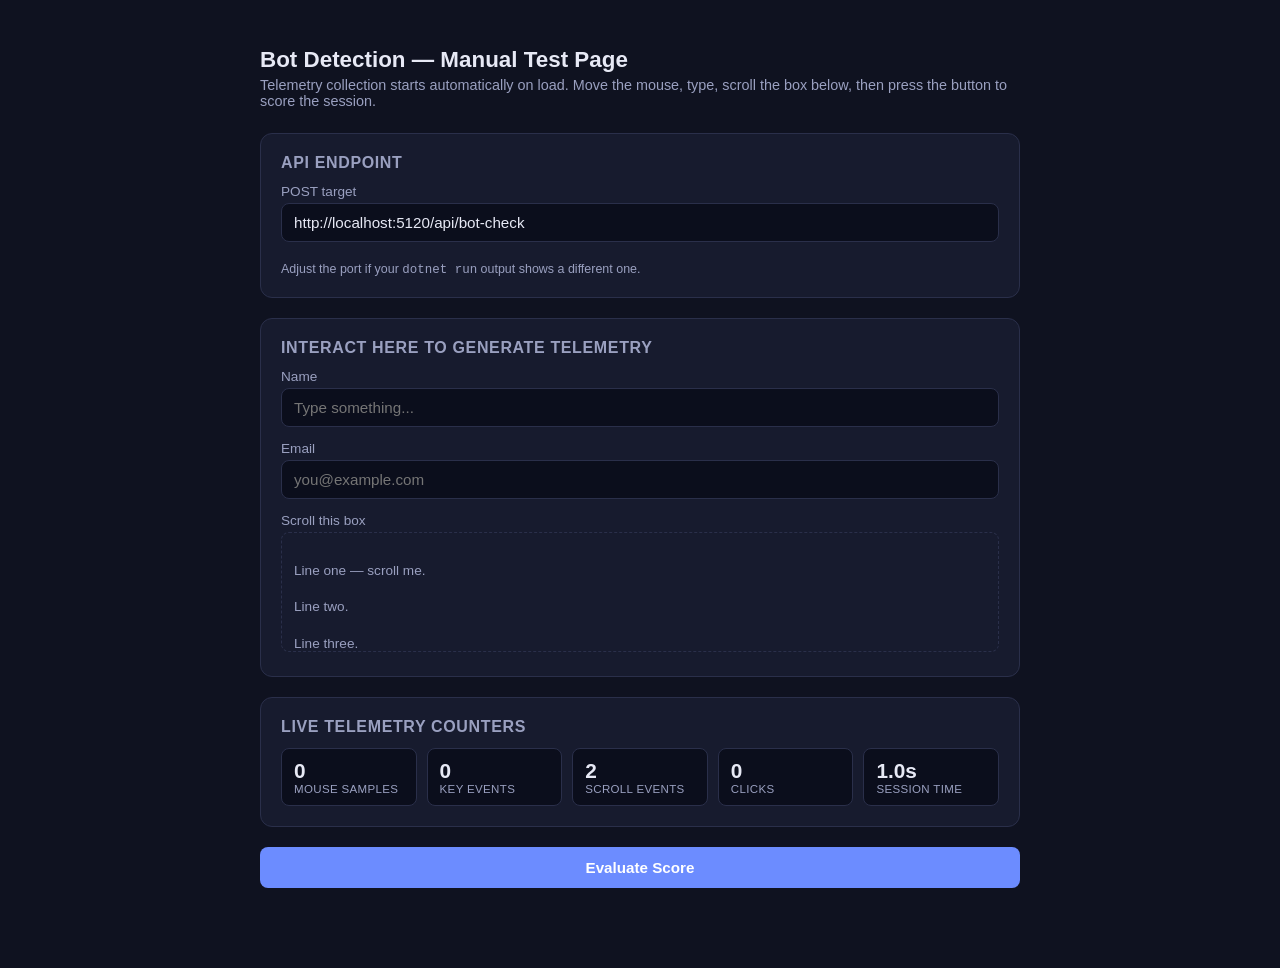
<file: wwwroot/test.html>
<!DOCTYPE html>
<html lang="en">
<head>
<meta charset="UTF-8">
<title>Bot Detection</title>
<style>
  :root {
    --bg: #0f1220;
    --panel: #171b2e;
    --border: #2a2f4a;
    --text: #e7e9f5;
    --muted: #9aa0c0;
    --human: #3ddc97;
    --suspicious: #f5c542;
    --bot: #ff5d5d;
    --accent: #6c8cff;
  }
  * { box-sizing: border-box; }
  body {
    margin: 0;
    font-family: -apple-system, BlinkMacSystemFont, "Segoe UI", Roboto, sans-serif;
    background: var(--bg);
    color: var(--text);
    display: flex;
    justify-content: center;
    padding: 32px 16px 80px;
  }
  .wrap { width: 100%; max-width: 760px; }
  h1 { font-size: 1.4rem; margin-bottom: 4px; }
  .sub { color: var(--muted); font-size: 0.9rem; margin-bottom: 24px; }
  .panel {
    background: var(--panel);
    border: 1px solid var(--border);
    border-radius: 12px;
    padding: 20px;
    margin-bottom: 20px;
  }
  .panel h2 { font-size: 1rem; margin: 0 0 12px; color: var(--muted); text-transform: uppercase; letter-spacing: 0.04em; }
  label { display: block; font-size: 0.85rem; color: var(--muted); margin-bottom: 4px; }
  input[type="text"], input[type="email"], input[type="url"] {
    width: 100%;
    background: #10142400;
    background: #0b0e1c;
    border: 1px solid var(--border);
    color: var(--text);
    border-radius: 8px;
    padding: 10px 12px;
    font-size: 0.95rem;
    margin-bottom: 14px;
  }
  .scroll-box {
    height: 120px;
    overflow-y: scroll;
    border: 1px dashed var(--border);
    border-radius: 8px;
    padding: 12px;
    color: var(--muted);
    font-size: 0.85rem;
    line-height: 1.7;
    margin-bottom: 4px;
  }
  .hint { font-size: 0.78rem; color: var(--muted); margin-top: 6px; }
  .stats-grid {
    display: grid;
    grid-template-columns: repeat(auto-fit, minmax(120px, 1fr));
    gap: 10px;
  }
  .stat {
    background: #0b0e1c;
    border: 1px solid var(--border);
    border-radius: 8px;
    padding: 10px 12px;
  }
  .stat .n { font-size: 1.3rem; font-weight: 600; }
  .stat .l { font-size: 0.72rem; color: var(--muted); text-transform: uppercase; letter-spacing: 0.03em; }
  button {
    background: var(--accent);
    color: white;
    border: none;
    border-radius: 8px;
    padding: 12px 20px;
    font-size: 0.95rem;
    font-weight: 600;
    cursor: pointer;
    width: 100%;
  }
  button:hover { filter: brightness(1.08); }
  button:active { transform: translateY(1px); }
  button:disabled { opacity: 0.5; cursor: not-allowed; }
  .result { margin-top: 18px; display: none; }
  .verdict-badge {
    display: inline-block;
    padding: 6px 14px;
    border-radius: 999px;
    font-weight: 700;
    font-size: 0.85rem;
    letter-spacing: 0.03em;
    margin-bottom: 10px;
  }
  .verdict-Human { background: rgba(61,220,151,0.15); color: var(--human); border: 1px solid var(--human); }
  .verdict-Suspicious { background: rgba(245,197,66,0.15); color: var(--suspicious); border: 1px solid var(--suspicious); }
  .verdict-Bot { background: rgba(255,93,93,0.15); color: var(--bot); border: 1px solid var(--bot); }
  .score-bar-track {
    background: #0b0e1c;
    border-radius: 6px;
    height: 10px;
    overflow: hidden;
    margin-bottom: 14px;
  }
  .score-bar-fill { height: 100%; border-radius: 6px; transition: width 0.4s ease; }
  ul.reasons { margin: 0; padding-left: 20px; font-size: 0.88rem; color: var(--muted); }
  ul.reasons li { margin-bottom: 4px; }
  details { margin-top: 14px; }
  summary { cursor: pointer; color: var(--muted); font-size: 0.85rem; }
  pre {
    background: #0b0e1c;
    border: 1px solid var(--border);
    border-radius: 8px;
    padding: 12px;
    overflow-x: auto;
    font-size: 0.78rem;
    color: #c7cbe8;
    margin-top: 8px;
  }
  .error-box {
    background: rgba(255,93,93,0.1);
    border: 1px solid var(--bot);
    color: var(--bot);
    border-radius: 8px;
    padding: 12px;
    font-size: 0.85rem;
    margin-top: 14px;
    display: none;
  }
</style>
</head>
<body>
<div class="wrap">
  <h1>Bot Detection — Manual Test Page</h1>
  <div class="sub">Telemetry collection starts automatically on load. Move the mouse, type, scroll the box below, then press the button to score the session.</div>

  <div class="panel">
    <h2>API endpoint</h2>
    <label for="endpoint">POST target</label>
    <input type="url" id="endpoint" value="http://localhost:5120/api/bot-check">
    <div class="hint">Adjust the port if your <code>dotnet run</code> output shows a different one.</div>
  </div>

  <div class="panel">
    <h2>Interact here to generate telemetry</h2>
    <label for="nameField">Name</label>
    <input type="text" id="nameField" placeholder="Type something...">
    <label for="emailField">Email</label>
    <input type="email" id="emailField" placeholder="you@example.com">
    <label>Scroll this box</label>
    <div class="scroll-box">
      <p>Line one — scroll me.</p><p>Line two.</p><p>Line three.</p><p>Line four.</p>
      <p>Line five.</p><p>Line six.</p><p>Line seven.</p><p>Line eight.</p>
      <p>Line nine.</p><p>Line ten.</p><p>Line eleven.</p><p>Line twelve.</p>
    </div>
  </div>

  <div class="panel">
    <h2>Live telemetry counters</h2>
    <div class="stats-grid">
      <div class="stat"><div class="n" id="statMouse">0</div><div class="l">Mouse samples</div></div>
      <div class="stat"><div class="n" id="statKeys">0</div><div class="l">Key events</div></div>
      <div class="stat"><div class="n" id="statScroll">0</div><div class="l">Scroll events</div></div>
      <div class="stat"><div class="n" id="statClicks">0</div><div class="l">Clicks</div></div>
      <div class="stat"><div class="n" id="statTime">0s</div><div class="l">Session time</div></div>
    </div>
  </div>

  <button id="evaluateBtn">Evaluate Score</button>

  <div class="error-box" id="errorBox"></div>

  <div class="result" id="result">
    <div class="panel">
      <h2>Result</h2>
      <div id="verdictBadge" class="verdict-badge"></div>
      <div class="score-bar-track"><div id="scoreBarFill" class="score-bar-fill"></div></div>
      <div id="scoreText" class="hint" style="margin-bottom:14px;"></div>
      <ul class="reasons" id="reasonsList"></ul>
      <details>
        <summary>Raw feature vector sent to server</summary>
        <pre id="rawFeatures"></pre>
      </details>
    </div>
  </div>
</div>

<script src="telemetry-collector.js"></script>
<script>
  const collector = new BotTelemetry();
  collector.start();

  // Live counter display so you can see telemetry accumulating in real time.
  setInterval(() => {
    document.getElementById('statMouse').textContent = collector.mouseEvents.length;
    document.getElementById('statKeys').textContent = collector.keyEvents.length;
    document.getElementById('statScroll').textContent = collector.scrollEvents.length;
    document.getElementById('statClicks').textContent = collector.clickEvents.length;
    document.getElementById('statTime').textContent =
      ((performance.now() - collector.startTime) / 1000).toFixed(1) + 's';
  }, 250);

  const btn = document.getElementById('evaluateBtn');
  const resultBox = document.getElementById('result');
  const errorBox = document.getElementById('errorBox');

  btn.addEventListener('click', async () => {
    btn.disabled = true;
    btn.textContent = 'Scoring...';
    errorBox.style.display = 'none';
    resultBox.style.display = 'none';

    const features = collector.computeFeatures();
    const endpoint = document.getElementById('endpoint').value;

    try {
      const res = await fetch(endpoint, {
        method: 'POST',
        headers: { 'Content-Type': 'application/json' },
        body: JSON.stringify({ sessionId: collector.sessionId, features }),
      });

      if (!res.ok) {
        throw new Error(`Server responded ${res.status} ${res.statusText}`);
      }

      const data = await res.json();
      renderResult(data, features);
    } catch (err) {
      errorBox.textContent =
        `Could not reach the scoring API (${err.message}). ` +
        `Make sure "dotnet run" is running in the BotDetection folder and the endpoint above matches its port. ` +
        `Raw feature vector is shown below for inspection instead.`;
      errorBox.style.display = 'block';
      document.getElementById('rawFeatures').textContent = JSON.stringify(features, null, 2);
      resultBox.style.display = 'block';
      document.getElementById('verdictBadge').style.display = 'none';
      document.getElementById('scoreBarFill').style.width = '0%';
      document.getElementById('scoreText').textContent = '';
      document.getElementById('reasonsList').innerHTML = '';
    } finally {
      btn.disabled = false;
      btn.textContent = 'Evaluate Score';
    }
  });

  function renderResult(data, features) {
    const badge = document.getElementById('verdictBadge');
    badge.style.display = 'inline-block';
    badge.textContent = data.verdict ?? data.Verdict;
    badge.className = 'verdict-badge verdict-' + (data.verdict ?? data.Verdict);

    const score = data.score ?? data.Score;
    const fill = document.getElementById('scoreBarFill');
    fill.style.width = (score * 100).toFixed(0) + '%';
    fill.style.background =
      score >= 0.6 ? 'var(--bot)' : score >= 0.3 ? 'var(--suspicious)' : 'var(--human)';

    document.getElementById('scoreText').textContent =
      `Score: ${score.toFixed(3)} (0 = human-like, 1 = bot-like)`;

    const reasons = data.reasons ?? data.Reasons ?? [];
    const list = document.getElementById('reasonsList');
    list.innerHTML = '';
    if (reasons.length === 0) {
      const li = document.createElement('li');
      li.textContent = 'No suspicious signals detected.';
      list.appendChild(li);
    } else {
      for (const r of reasons) {
        const li = document.createElement('li');
        li.textContent = r;
        list.appendChild(li);
      }
    }

    document.getElementById('rawFeatures').textContent = JSON.stringify(features, null, 2);
    resultBox.style.display = 'block';
  }
</script>
</body>
</html>
</file>
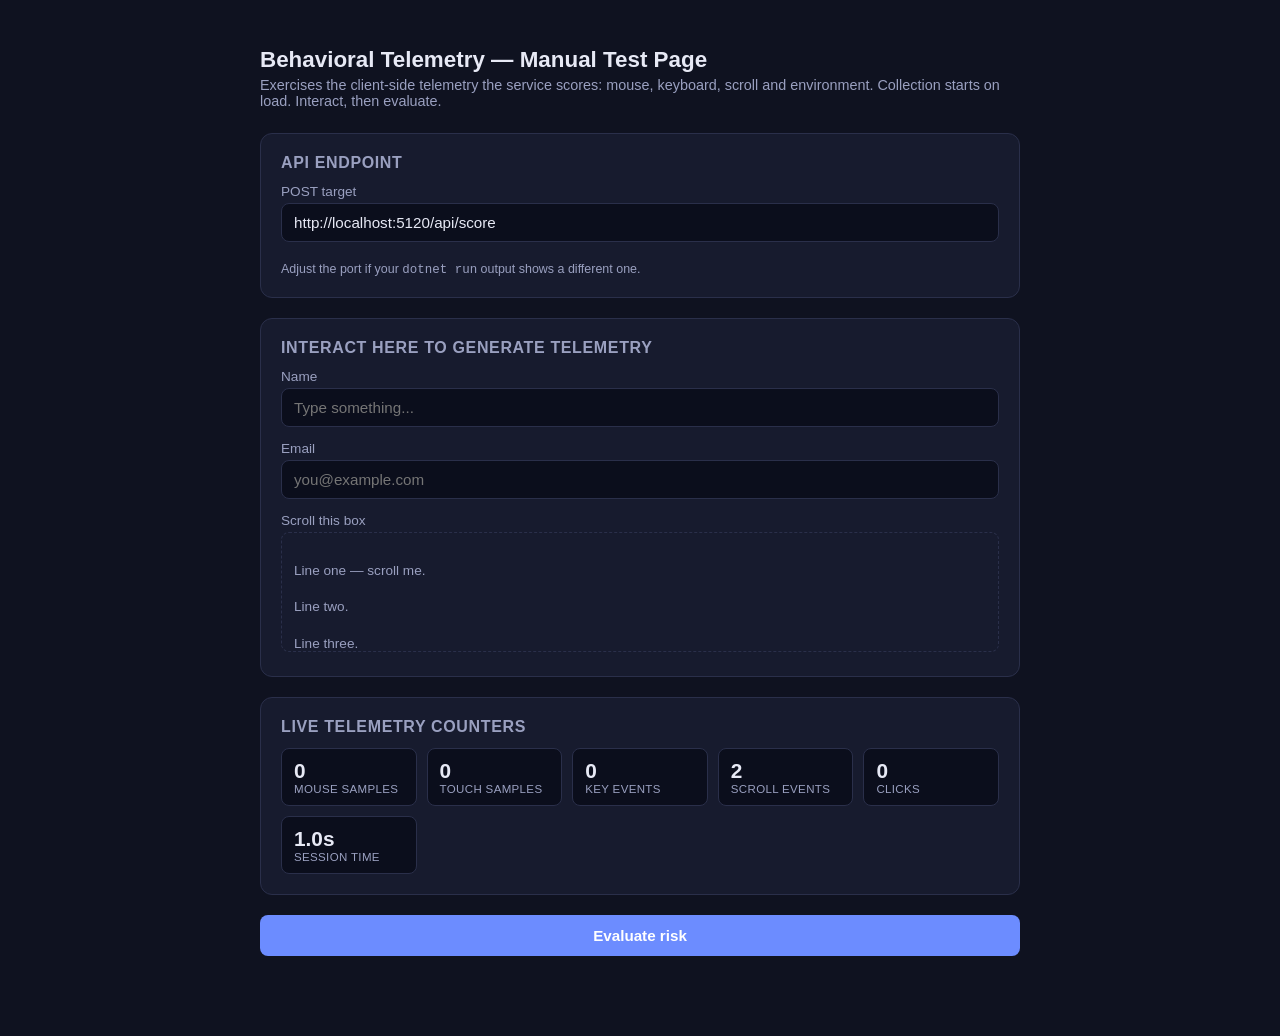
<file: Bot-Detection-Service/wwwroot/test.html>
<!DOCTYPE html>
<html lang="en">
<head>
<meta charset="UTF-8">
<title>Behavioral Telemetry — Manual Test Page</title>
<style>
  :root {
    --bg: #0f1220; --panel: #171b2e; --border: #2a2f4a; --text: #e7e9f5;
    --muted: #9aa0c0; --allow: #3ddc97; --challenge: #f5c542; --block: #ff5d5d;
    --accent: #6c8cff;
  }
  * { box-sizing: border-box; }
  body {
    margin: 0;
    font-family: -apple-system, BlinkMacSystemFont, "Segoe UI", Roboto, sans-serif;
    background: var(--bg); color: var(--text);
    display: flex; justify-content: center; padding: 32px 16px 80px;
  }
  .wrap { width: 100%; max-width: 760px; }
  h1 { font-size: 1.4rem; margin-bottom: 4px; }
  .sub { color: var(--muted); font-size: 0.9rem; margin-bottom: 24px; }
  .panel {
    background: var(--panel); border: 1px solid var(--border);
    border-radius: 12px; padding: 20px; margin-bottom: 20px;
  }
  .panel h2 { font-size: 1rem; margin: 0 0 12px; color: var(--muted); text-transform: uppercase; letter-spacing: 0.04em; }
  label { display: block; font-size: 0.85rem; color: var(--muted); margin-bottom: 4px; }
  input[type="text"], input[type="email"], input[type="url"] {
    width: 100%; background: #0b0e1c; border: 1px solid var(--border);
    color: var(--text); border-radius: 8px; padding: 10px 12px;
    font-size: 0.95rem; margin-bottom: 14px;
  }
  .scroll-box {
    height: 120px; overflow-y: scroll; border: 1px dashed var(--border);
    border-radius: 8px; padding: 12px; color: var(--muted);
    font-size: 0.85rem; line-height: 1.7; margin-bottom: 4px;
  }
  .hint { font-size: 0.78rem; color: var(--muted); margin-top: 6px; }
  .stats-grid { display: grid; grid-template-columns: repeat(auto-fit, minmax(120px, 1fr)); gap: 10px; }
  .stat { background: #0b0e1c; border: 1px solid var(--border); border-radius: 8px; padding: 10px 12px; }
  .stat .n { font-size: 1.3rem; font-weight: 600; }
  .stat .l { font-size: 0.72rem; color: var(--muted); text-transform: uppercase; letter-spacing: 0.03em; }
  button {
    background: var(--accent); color: white; border: none; border-radius: 8px;
    padding: 12px 20px; font-size: 0.95rem; font-weight: 600; cursor: pointer; width: 100%;
  }
  button:hover { filter: brightness(1.08); }
  button:active { transform: translateY(1px); }
  button:disabled { opacity: 0.5; cursor: not-allowed; }
  .result { margin-top: 18px; display: none; }
  .action-badge {
    display: inline-block; padding: 6px 14px; border-radius: 999px;
    font-weight: 700; font-size: 0.85rem; letter-spacing: 0.03em; margin-bottom: 10px;
  }
  .action-Allow { background: rgba(61,220,151,0.15); color: var(--allow); border: 1px solid var(--allow); }
  .action-Challenge { background: rgba(245,197,66,0.15); color: var(--challenge); border: 1px solid var(--challenge); }
  .action-Block { background: rgba(255,93,93,0.15); color: var(--block); border: 1px solid var(--block); }
  .score-bar-track { background: #0b0e1c; border-radius: 6px; height: 10px; overflow: hidden; margin-bottom: 14px; }
  .score-bar-fill { height: 100%; border-radius: 6px; transition: width 0.4s ease; }
  ul.reasons { margin: 0; padding-left: 20px; font-size: 0.88rem; color: var(--muted); }
  ul.reasons li { margin-bottom: 4px; }
  details { margin-top: 14px; }
  summary { cursor: pointer; color: var(--muted); font-size: 0.85rem; }
  pre {
    background: #0b0e1c; border: 1px solid var(--border); border-radius: 8px;
    padding: 12px; overflow-x: auto; font-size: 0.78rem; color: #c7cbe8; margin-top: 8px;
  }
  .error-box {
    background: rgba(255,93,93,0.1); border: 1px solid var(--block); color: var(--block);
    border-radius: 8px; padding: 12px; font-size: 0.85rem; margin-top: 14px; display: none;
  }
</style>
</head>
<body>
<div class="wrap">
  <h1>Behavioral Telemetry — Manual Test Page</h1>
  <div class="sub">
    Exercises the client-side telemetry the service scores: mouse, keyboard,
    scroll and environment. Collection starts on load. Interact, then evaluate.
  </div>

  <div class="panel">
    <h2>API endpoint</h2>
    <label for="endpoint">POST target</label>
    <input type="url" id="endpoint" value="http://localhost:5120/api/score">
    <div class="hint">Adjust the port if your <code>dotnet run</code> output shows a different one.</div>
  </div>

  <div class="panel">
    <h2>Interact here to generate telemetry</h2>
    <label for="nameField">Name</label>
    <input type="text" id="nameField" placeholder="Type something...">
    <label for="emailField">Email</label>
    <input type="email" id="emailField" placeholder="you@example.com">
    <label>Scroll this box</label>
    <div class="scroll-box">
      <p>Line one — scroll me.</p><p>Line two.</p><p>Line three.</p><p>Line four.</p>
      <p>Line five.</p><p>Line six.</p><p>Line seven.</p><p>Line eight.</p>
      <p>Line nine.</p><p>Line ten.</p><p>Line eleven.</p><p>Line twelve.</p>
    </div>
  </div>

  <div class="panel">
    <h2>Live telemetry counters</h2>
    <div class="stats-grid">
      <div class="stat"><div class="n" id="statMouse">0</div><div class="l">Mouse samples</div></div>
      <div class="stat"><div class="n" id="statTouch">0</div><div class="l">Touch samples</div></div>
      <div class="stat"><div class="n" id="statKeys">0</div><div class="l">Key events</div></div>
      <div class="stat"><div class="n" id="statScroll">0</div><div class="l">Scroll events</div></div>
      <div class="stat"><div class="n" id="statClicks">0</div><div class="l">Clicks</div></div>
      <div class="stat"><div class="n" id="statTime">0s</div><div class="l">Session time</div></div>
    </div>
  </div>

  <button id="evaluateBtn">Evaluate risk</button>

  <div class="error-box" id="errorBox"></div>

  <div class="result" id="result">
    <div class="panel">
      <h2>Result</h2>
      <div id="actionBadge" class="action-badge"></div>
      <div class="score-bar-track"><div id="scoreBarFill" class="score-bar-fill"></div></div>
      <div id="scoreText" class="hint" style="margin-bottom:14px;"></div>
      <ul class="reasons" id="reasonsList"></ul>
      <details>
        <summary>Raw feature vector sent to server</summary>
        <pre id="rawFeatures"></pre>
      </details>
    </div>
  </div>
</div>

<script src="telemetry-collector.js"></script>
<script>
  const collector = new BotTelemetry();
  collector.start();

  // Live counters so telemetry accumulation is visible while interacting.
  setInterval(() => {
    document.getElementById('statMouse').textContent = collector.mouseEvents.length;
    document.getElementById('statTouch').textContent = collector.touchEvents.length;
    document.getElementById('statKeys').textContent = collector.keyDwells.length;
    document.getElementById('statScroll').textContent = collector.scrollEvents.length;
    document.getElementById('statClicks').textContent = collector.clickEvents.length;
    document.getElementById('statTime').textContent =
      ((performance.now() - collector.startTime) / 1000).toFixed(1) + 's';
  }, 250);

  const btn = document.getElementById('evaluateBtn');
  const resultBox = document.getElementById('result');
  const errorBox = document.getElementById('errorBox');

  btn.addEventListener('click', async () => {
    btn.disabled = true;
    btn.textContent = 'Scoring...';
    errorBox.style.display = 'none';
    resultBox.style.display = 'none';

    const features = collector.computeFeatures();
    const endpoint = document.getElementById('endpoint').value;

    try {
      const res = await fetch(endpoint, {
        method: 'POST',
        headers: { 'Content-Type': 'application/json' },
        body: JSON.stringify({ sessionId: collector.sessionId, features }),
      });
      if (!res.ok) throw new Error(`Server responded ${res.status} ${res.statusText}`);
      renderResult(await res.json(), features);
    } catch (err) {
      errorBox.textContent =
        `Could not reach the scoring API (${err.message}). Make sure "dotnet run" is ` +
        `running in the BotDetection folder and the endpoint above matches its port. ` +
        `Raw feature vector is shown below for inspection instead.`;
      errorBox.style.display = 'block';
      document.getElementById('rawFeatures').textContent = JSON.stringify(features, null, 2);
      resultBox.style.display = 'block';
      document.getElementById('actionBadge').style.display = 'none';
      document.getElementById('scoreBarFill').style.width = '0%';
      document.getElementById('scoreText').textContent = '';
      document.getElementById('reasonsList').innerHTML = '';
    } finally {
      btn.disabled = false;
      btn.textContent = 'Evaluate risk';
    }
  });

  function renderResult(data, features) {
    const action = data.action ?? data.Action;
    const badge = document.getElementById('actionBadge');
    badge.style.display = 'inline-block';
    badge.textContent = action;
    badge.className = 'action-badge action-' + action;

    const score = data.score ?? data.Score;
    const fill = document.getElementById('scoreBarFill');
    fill.style.width = (score * 100).toFixed(0) + '%';
    fill.style.background =
      score >= 0.6 ? 'var(--block)' : score >= 0.3 ? 'var(--challenge)' : 'var(--allow)';

    document.getElementById('scoreText').textContent =
      `Score: ${score.toFixed(3)} (0 = no risk, 1 = high risk)`;

    const reasons = data.reasons ?? data.Reasons ?? [];
    const list = document.getElementById('reasonsList');
    list.innerHTML = '';
    if (reasons.length === 0) {
      const li = document.createElement('li');
      li.textContent = 'No suspicious signals detected.';
      list.appendChild(li);
    } else {
      for (const r of reasons) {
        const li = document.createElement('li');
        li.textContent = r;
        list.appendChild(li);
      }
    }

    document.getElementById('rawFeatures').textContent = JSON.stringify(features, null, 2);
    resultBox.style.display = 'block';
  }
</script>
</body>
</html>
</file>
